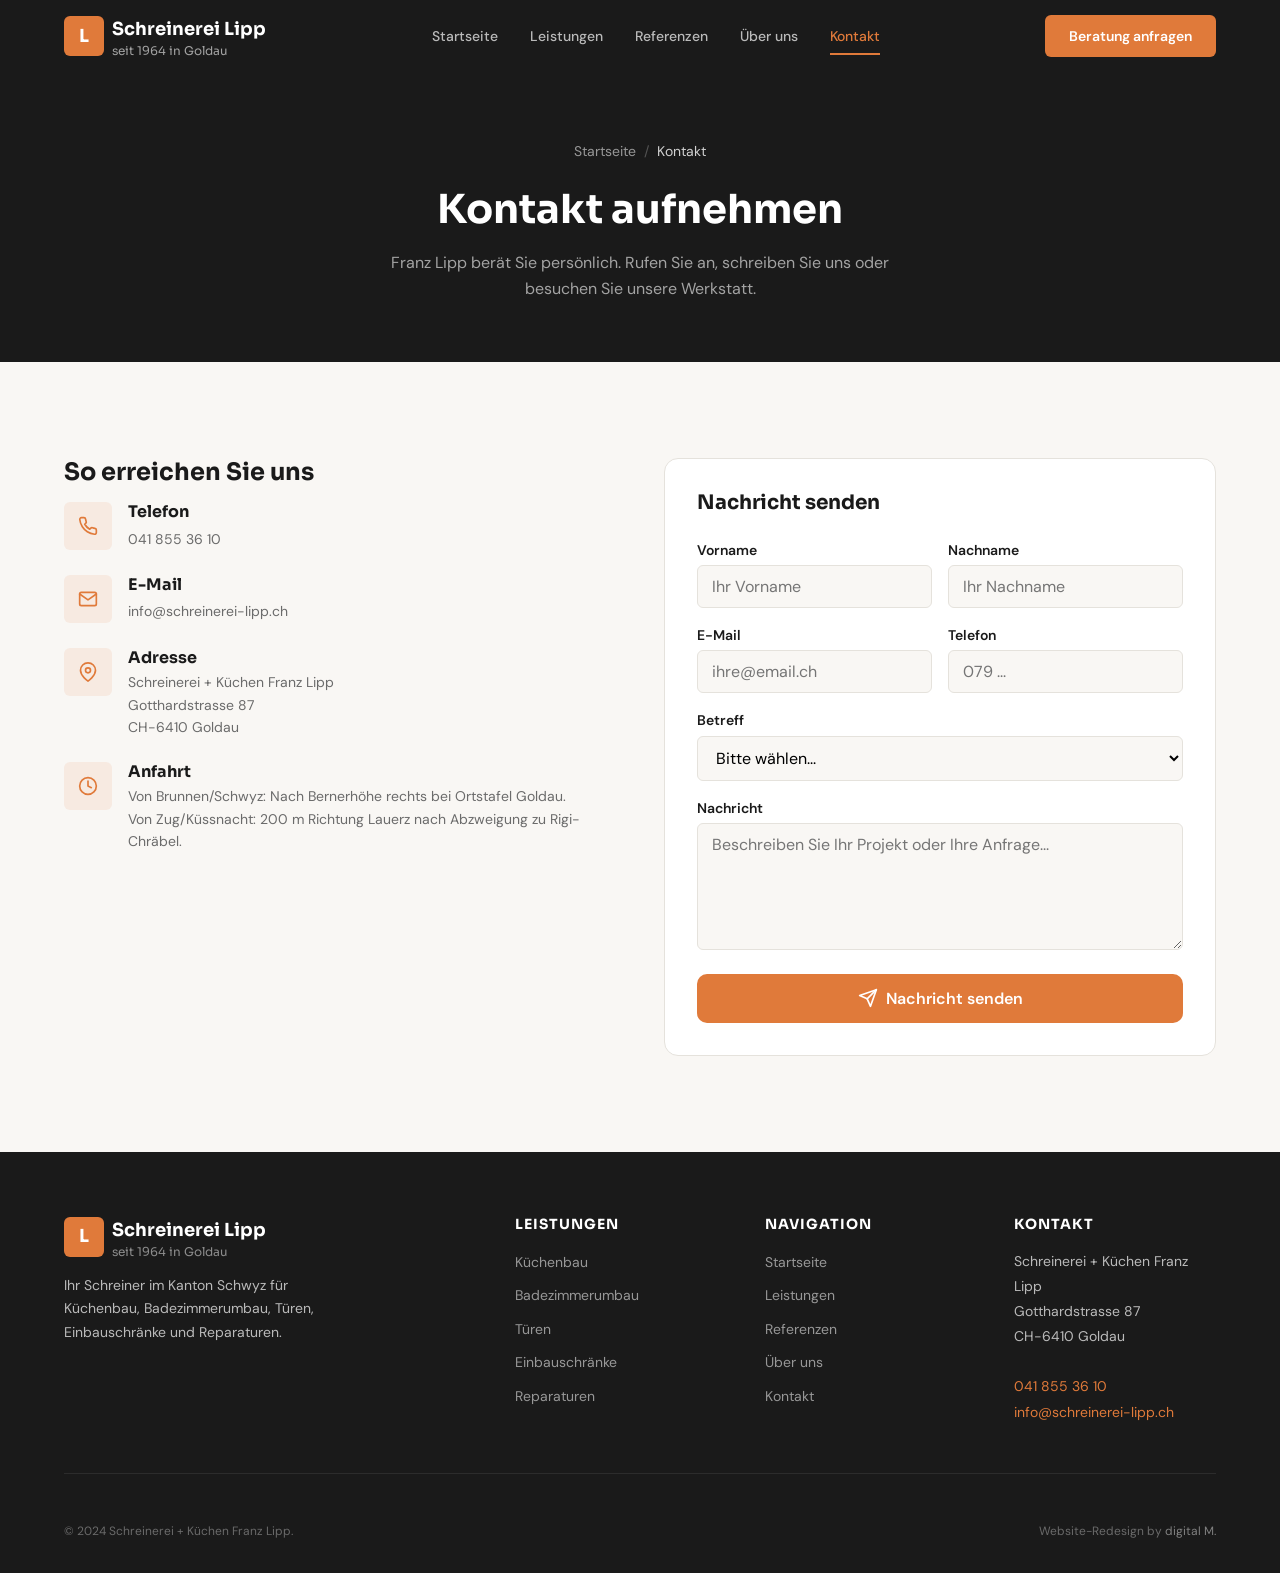
<file: kontakt.html>
<!DOCTYPE html>
<html lang="de-CH">
<head>
  <meta charset="UTF-8">
  <meta name="viewport" content="width=device-width, initial-scale=1.0">
  <title>Kontakt | Schreinerei Lipp Goldau – 041 855 36 10</title>
  <meta name="description" content="Kontaktieren Sie Schreinerei Lipp in Goldau: 041 855 36 10 oder info@schreinerei-lipp.ch. Gotthardstrasse 87, 6410 Goldau. Persönliche Beratung.">
  <meta name="robots" content="index, follow">
  <link rel="canonical" href="https://schreinerei-lipp-redesign.pages.dev/kontakt.html">
  <meta property="og:title" content="Kontakt | Schreinerei Lipp Goldau">
  <meta property="og:description" content="Schreinerei Lipp, Gotthardstrasse 87, 6410 Goldau. 041 855 36 10. Persönliche Beratung durch Franz Lipp.">
  <meta property="og:url" content="https://schreinerei-lipp-redesign.pages.dev/kontakt.html">
  <meta property="og:type" content="website">
  <meta property="og:locale" content="de_CH">
  <link href="https://fonts.googleapis.com/css2?family=Sora:wght@400;600;700&family=DM+Sans:wght@400;500;600;700&display=swap" rel="stylesheet">
  <link rel="stylesheet" href="style.css">
  <link rel="icon" type="image/svg+xml" href="data:image/svg+xml,<svg xmlns='http://www.w3.org/2000/svg' viewBox='0 0 32 32'><rect width='32' height='32' rx='6' fill='%23E07A3A'/><text x='50%25' y='55%25' text-anchor='middle' dominant-baseline='central' font-size='14' font-weight='bold' fill='white'>L</text></svg>">
  <script type="application/ld+json">
  [
    {"@context":"https://schema.org","@type":"BreadcrumbList","itemListElement":[{"@type":"ListItem","position":1,"name":"Startseite","item":"https://schreinerei-lipp-redesign.pages.dev/"},{"@type":"ListItem","position":2,"name":"Kontakt","item":"https://schreinerei-lipp-redesign.pages.dev/kontakt.html"}]},
    {
      "@context": "https://schema.org",
      "@type": "HomeAndConstructionBusiness",
      "name": "Schreinerei + Küchen Franz Lipp",
      "url": "https://schreinerei-lipp-redesign.pages.dev",
      "telephone": "+41418553610",
      "email": "info@schreinerei-lipp.ch",
      "address": {
        "@type": "PostalAddress",
        "streetAddress": "Gotthardstrasse 87",
        "addressLocality": "Goldau",
        "postalCode": "6410",
        "addressRegion": "SZ",
        "addressCountry": "CH"
      },
      "areaServed": ["Goldau", "Arth", "Schwyz", "Brunnen", "Küssnacht", "Steinen", "Lauerz", "Zentralschweiz"],
      "foundingDate": "1964"
    }
  ]
  </script>
</head>
<body>

  <header class="site-header" id="header">
    <div class="container header-inner">
      <a href="index.html" class="logo"><span class="logo-mark">L</span><span><span class="logo-text">Schreinerei Lipp</span><span class="logo-text-sub">seit 1964 in Goldau</span></span></a>
      <nav class="main-nav" aria-label="Hauptnavigation"><ul><li><a href="index.html">Startseite</a></li><li><a href="leistungen.html">Leistungen</a></li><li><a href="referenzen.html">Referenzen</a></li><li><a href="ueber-uns.html">Über uns</a></li><li><a href="kontakt.html" class="active">Kontakt</a></li></ul></nav>
      <span class="header-cta"><a href="kontakt.html" class="btn btn-accent">Beratung anfragen</a></span>
      <button class="mobile-toggle" id="mobileToggle" aria-label="Menü öffnen"><span></span><span></span><span></span></button>
    </div>
  </header>
  <div class="mobile-drawer-overlay" id="drawerOverlay"></div>
  <div class="mobile-drawer" id="mobileDrawer">
    <button class="mobile-drawer-close" id="drawerClose" aria-label="Menü schliessen"><svg width="24" height="24" viewBox="0 0 24 24" fill="none" stroke="currentColor" stroke-width="2" stroke-linecap="round" stroke-linejoin="round"><line x1="18" y1="6" x2="6" y2="18"/><line x1="6" y1="6" x2="18" y2="18"/></svg></button>
    <nav><ul><li><a href="index.html">Startseite</a></li><li><a href="leistungen.html">Leistungen</a></li><li><a href="referenzen.html">Referenzen</a></li><li><a href="ueber-uns.html">Über uns</a></li><li><a href="kontakt.html" class="active">Kontakt</a></li></ul></nav>
    <a href="kontakt.html" class="btn btn-accent">Beratung anfragen</a>
  </div>

  <section class="page-header">
    <div class="container">
      <div class="breadcrumb"><a href="index.html">Startseite</a><span class="sep">/</span><span class="current">Kontakt</span></div>
      <h1>Kontakt aufnehmen</h1>
      <p>Franz Lipp berät Sie persönlich. Rufen Sie an, schreiben Sie uns oder besuchen Sie unsere Werkstatt.</p>
    </div>
  </section>

  <section class="section">
    <div class="container">
      <div class="contact-grid">
        <div class="contact-info">
          <h3>So erreichen Sie uns</h3>
          <div class="contact-item">
            <div class="contact-item-icon">
              <svg width="20" height="20" viewBox="0 0 24 24" fill="none" stroke="#E07A3A" stroke-width="2" stroke-linecap="round" stroke-linejoin="round"><path d="M22 16.92v3a2 2 0 01-2.18 2 19.79 19.79 0 01-8.63-3.07 19.5 19.5 0 01-6-6 19.79 19.79 0 01-3.07-8.67A2 2 0 014.11 2h3a2 2 0 012 1.72c.127.96.361 1.903.7 2.81a2 2 0 01-.45 2.11L8.09 9.91a16 16 0 006 6l1.27-1.27a2 2 0 012.11-.45c.907.339 1.85.573 2.81.7A2 2 0 0122 16.92z"/></svg>
            </div>
            <div class="contact-item-text">
              <h4>Telefon</h4>
              <a href="tel:+41418553610">041 855 36 10</a>
            </div>
          </div>
          <div class="contact-item">
            <div class="contact-item-icon">
              <svg width="20" height="20" viewBox="0 0 24 24" fill="none" stroke="#E07A3A" stroke-width="2" stroke-linecap="round" stroke-linejoin="round"><path d="M4 4h16c1.1 0 2 .9 2 2v12c0 1.1-.9 2-2 2H4c-1.1 0-2-.9-2-2V6c0-1.1.9-2 2-2z"/><polyline points="22,6 12,13 2,6"/></svg>
            </div>
            <div class="contact-item-text">
              <h4>E-Mail</h4>
              <a href="mailto:info@schreinerei-lipp.ch">info@schreinerei-lipp.ch</a>
            </div>
          </div>
          <div class="contact-item">
            <div class="contact-item-icon">
              <svg width="20" height="20" viewBox="0 0 24 24" fill="none" stroke="#E07A3A" stroke-width="2" stroke-linecap="round" stroke-linejoin="round"><path d="M21 10c0 7-9 13-9 13s-9-6-9-13a9 9 0 0118 0z"/><circle cx="12" cy="10" r="3"/></svg>
            </div>
            <div class="contact-item-text">
              <h4>Adresse</h4>
              <p>Schreinerei + Küchen Franz Lipp<br>Gotthardstrasse 87<br>CH-6410 Goldau</p>
            </div>
          </div>
          <div class="contact-item">
            <div class="contact-item-icon">
              <svg width="20" height="20" viewBox="0 0 24 24" fill="none" stroke="#E07A3A" stroke-width="2" stroke-linecap="round" stroke-linejoin="round"><circle cx="12" cy="12" r="10"/><polyline points="12 6 12 12 16 14"/></svg>
            </div>
            <div class="contact-item-text">
              <h4>Anfahrt</h4>
              <p>Von Brunnen/Schwyz: Nach Bernerhöhe rechts bei Ortstafel Goldau.<br>Von Zug/Küssnacht: 200 m Richtung Lauerz nach Abzweigung zu Rigi-Chräbel.</p>
            </div>
          </div>
        </div>
        <div class="contact-form">
          <h3>Nachricht senden</h3>
          <form action="#" method="post">
            <div class="form-row">
              <div class="form-group">
                <label for="vorname">Vorname</label>
                <input type="text" id="vorname" name="vorname" placeholder="Ihr Vorname" required>
              </div>
              <div class="form-group">
                <label for="nachname">Nachname</label>
                <input type="text" id="nachname" name="nachname" placeholder="Ihr Nachname" required>
              </div>
            </div>
            <div class="form-row">
              <div class="form-group">
                <label for="email">E-Mail</label>
                <input type="email" id="email" name="email" placeholder="ihre@email.ch" required>
              </div>
              <div class="form-group">
                <label for="telefon">Telefon</label>
                <input type="tel" id="telefon" name="telefon" placeholder="079 ...">
              </div>
            </div>
            <div class="form-group">
              <label for="betreff">Betreff</label>
              <select id="betreff" name="betreff">
                <option value="">Bitte wählen...</option>
                <option value="küchenbau">Küchenbau</option>
                <option value="badezimmerumbau">Badezimmerumbau</option>
                <option value="türen">Türen</option>
                <option value="einbauschränke">Einbauschränke</option>
                <option value="reparatur">Reparatur / Notfall</option>
                <option value="anderes">Anderes</option>
              </select>
            </div>
            <div class="form-group">
              <label for="nachricht">Nachricht</label>
              <textarea id="nachricht" name="nachricht" rows="5" placeholder="Beschreiben Sie Ihr Projekt oder Ihre Anfrage..."></textarea>
            </div>
            <button type="submit" class="btn btn-accent btn-lg" style="width:100%;justify-content:center;">
              <svg width="20" height="20" viewBox="0 0 24 24" fill="none" stroke="currentColor" stroke-width="2" stroke-linecap="round" stroke-linejoin="round"><line x1="22" y1="2" x2="11" y2="13"/><polygon points="22 2 15 22 11 13 2 9 22 2"/></svg>
              Nachricht senden
            </button>
          </form>
        </div>
      </div>
    </div>
  </section>

  <footer class="site-footer">
    <div class="container">
      <div class="footer-grid">
        <div class="footer-brand"><a href="index.html" class="logo"><span class="logo-mark">L</span><span><span class="logo-text">Schreinerei Lipp</span><span class="logo-text-sub">seit 1964 in Goldau</span></span></a><p>Ihr Schreiner im Kanton Schwyz für Küchenbau, Badezimmerumbau, Türen, Einbauschränke und Reparaturen.</p></div>
        <div class="footer-col"><h4>Leistungen</h4><ul><li><a href="leistungen/kuechenbau.html">Küchenbau</a></li><li><a href="leistungen/badezimmerumbau.html">Badezimmerumbau</a></li><li><a href="leistungen/tueren.html">Türen</a></li><li><a href="leistungen/einbauschraenke.html">Einbauschränke</a></li><li><a href="leistungen/reparaturen.html">Reparaturen</a></li></ul></div>
        <div class="footer-col"><h4>Navigation</h4><ul><li><a href="index.html">Startseite</a></li><li><a href="leistungen.html">Leistungen</a></li><li><a href="referenzen.html">Referenzen</a></li><li><a href="ueber-uns.html">Über uns</a></li><li><a href="kontakt.html">Kontakt</a></li></ul></div>
        <div class="footer-col"><h4>Kontakt</h4><div class="nap-block">Schreinerei + Küchen Franz Lipp<br>Gotthardstrasse 87<br>CH-6410 Goldau<br><br><a href="tel:+41418553610">041 855 36 10</a><br><a href="mailto:info@schreinerei-lipp.ch">info@schreinerei-lipp.ch</a></div></div>
      </div>
      <div class="footer-bottom"><span>&copy; 2024 Schreinerei + Küchen Franz Lipp.</span><span>Website-Redesign by <a href="https://digitalm.ch" target="_blank" rel="noopener">digital M.</a></span></div>
    </div>
  </footer>

  <script>
    const header=document.getElementById('header');window.addEventListener('scroll',()=>{header.classList.toggle('scrolled',window.scrollY>40)});
    const toggle=document.getElementById('mobileToggle'),drawer=document.getElementById('mobileDrawer'),overlay=document.getElementById('drawerOverlay'),close=document.getElementById('drawerClose');
    toggle.addEventListener('click',()=>{drawer.classList.add('open');overlay.classList.add('open')});
    overlay.addEventListener('click',()=>{drawer.classList.remove('open');overlay.classList.remove('open')});
    close.addEventListener('click',()=>{drawer.classList.remove('open');overlay.classList.remove('open')});
  </script>
</body>
</html>
</file>
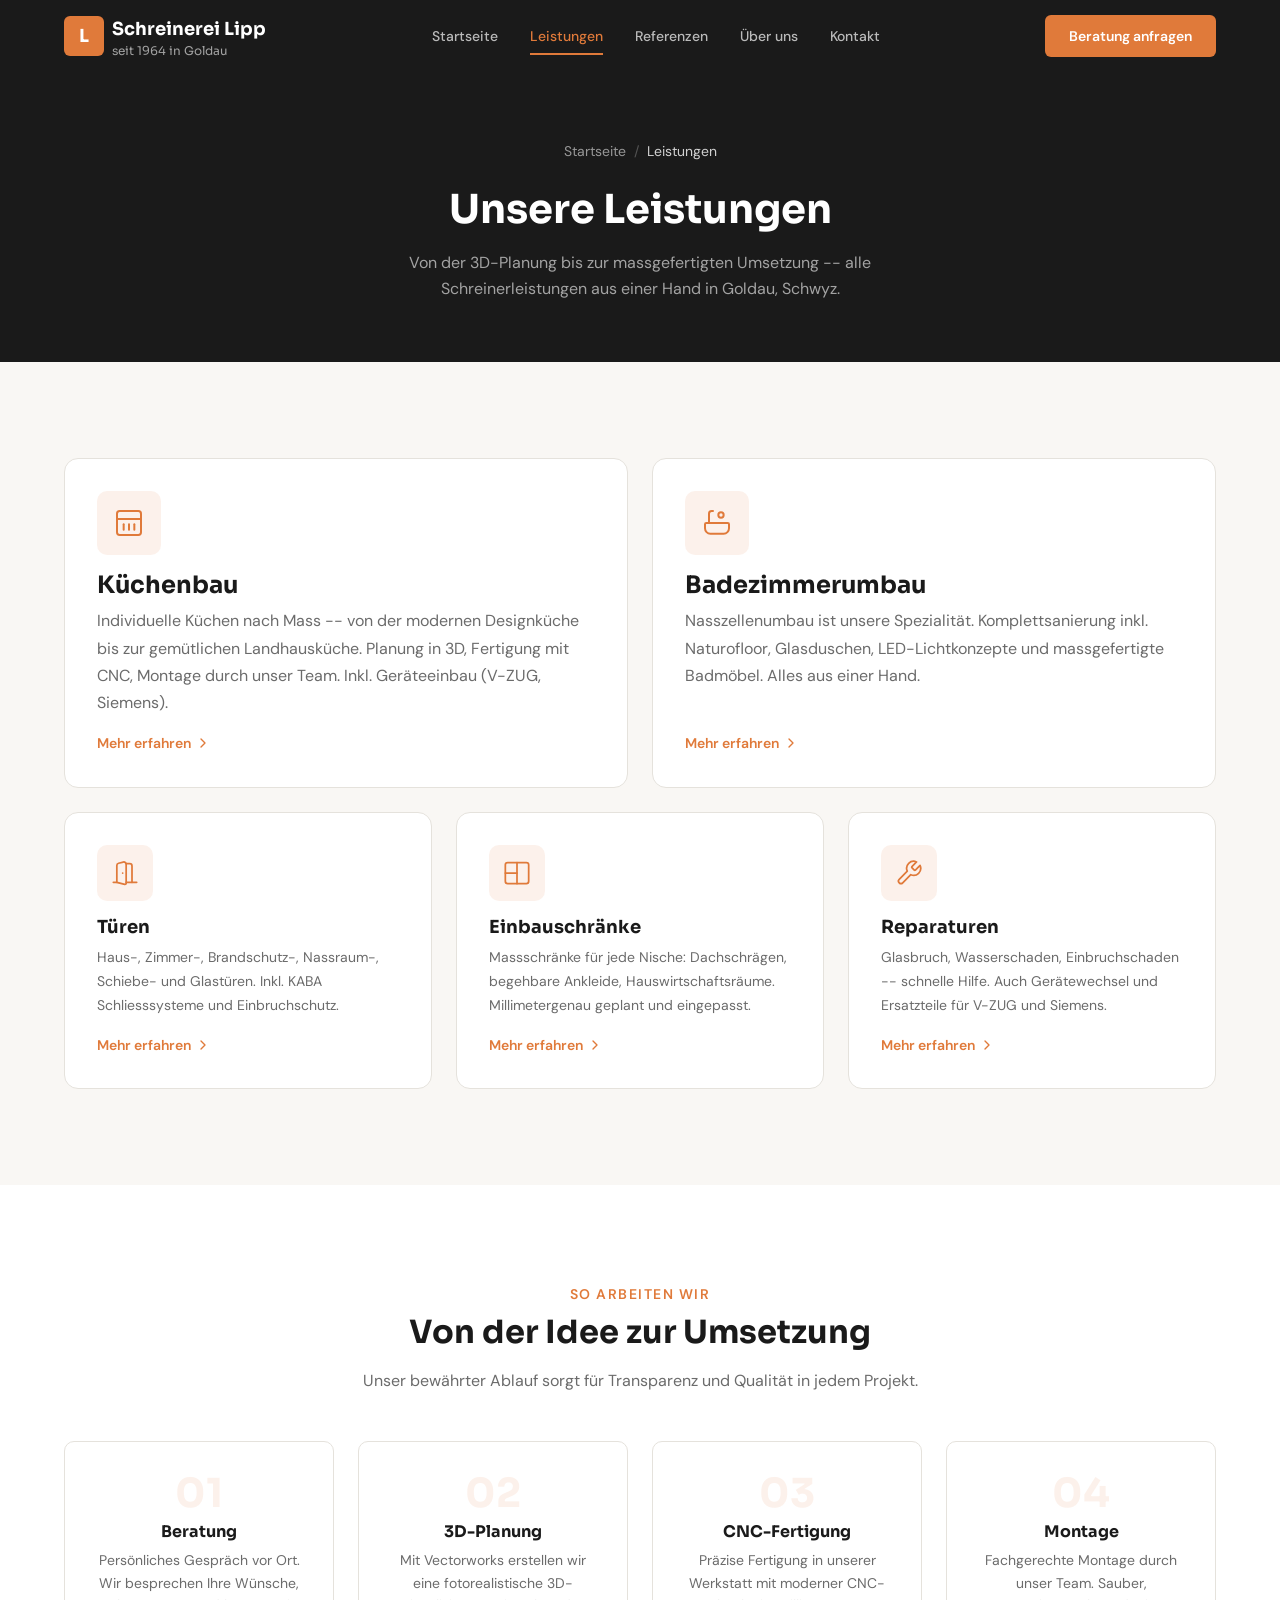
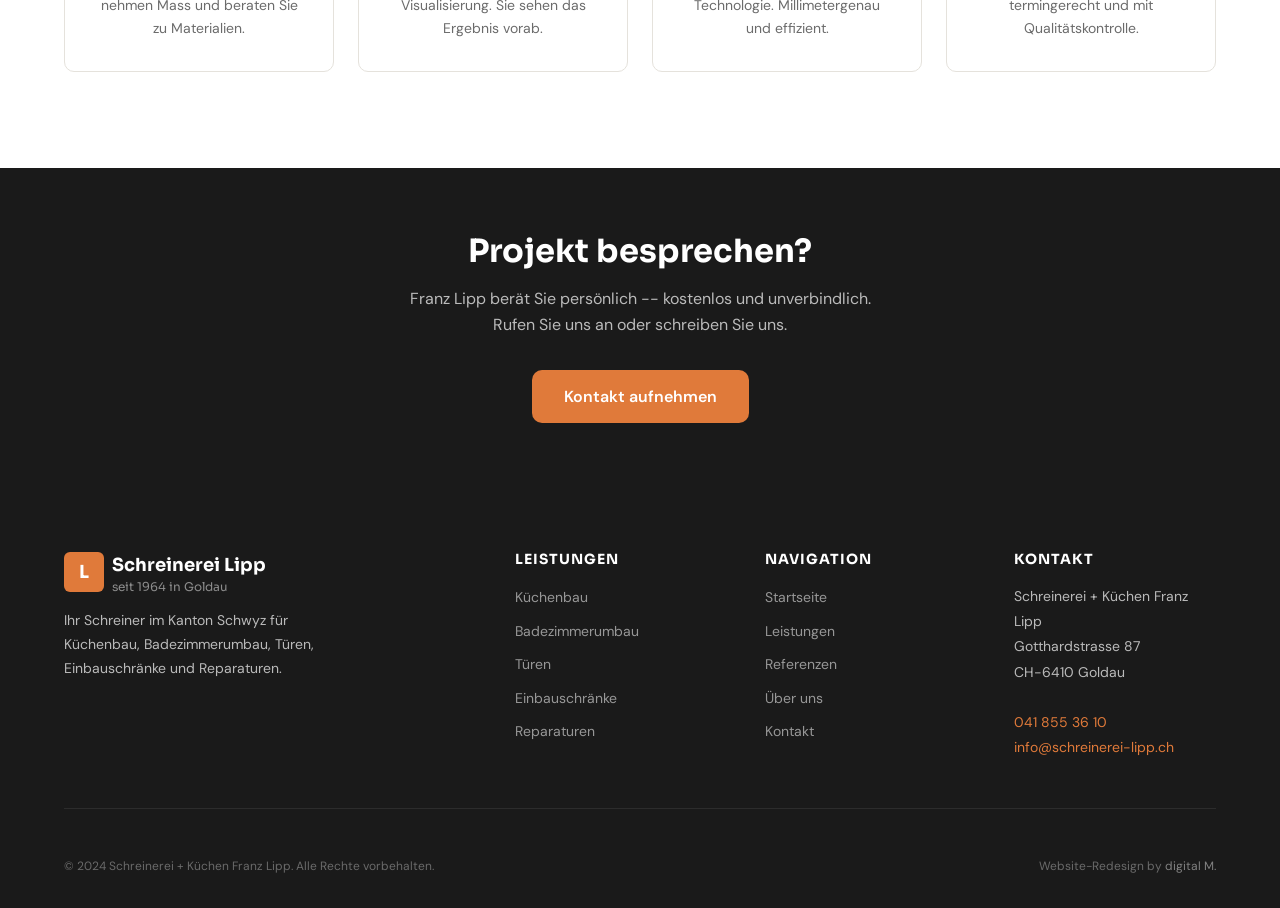
<file: leistungen.html>
<!DOCTYPE html>
<html lang="de-CH">
<head>
  <meta charset="UTF-8">
  <meta name="viewport" content="width=device-width, initial-scale=1.0">
  <title>Leistungen | Schreinerei Lipp Goldau – Küchen, Bad, Türen</title>
  <meta name="description" content="Alle Schreinerleistungen von Franz Lipp in Goldau: Küchenbau, Badezimmerumbau, Türen, Einbauschränke, Reparaturen. 3D-Planung und CNC-Fertigung.">
  <meta name="robots" content="index, follow">
  <link rel="canonical" href="https://schreinerei-lipp-redesign.pages.dev/leistungen.html">
  <meta property="og:title" content="Leistungen | Schreinerei Lipp Goldau">
  <meta property="og:description" content="Küchenbau, Badezimmerumbau, Türen, Einbauschränke und Reparaturen – alles aus einer Hand mit 3D-Planung.">
  <meta property="og:url" content="https://schreinerei-lipp-redesign.pages.dev/leistungen.html">
  <meta property="og:type" content="website">
  <meta property="og:locale" content="de_CH">
  <link href="https://fonts.googleapis.com/css2?family=Sora:wght@400;600;700&family=DM+Sans:wght@400;500;600;700&display=swap" rel="stylesheet">
  <link rel="stylesheet" href="style.css">
  <link rel="icon" type="image/svg+xml" href="data:image/svg+xml,<svg xmlns='http://www.w3.org/2000/svg' viewBox='0 0 32 32'><rect width='32' height='32' rx='6' fill='%23E07A3A'/><text x='50%25' y='55%25' text-anchor='middle' dominant-baseline='central' font-size='14' font-weight='bold' fill='white'>L</text></svg>">
  <script type="application/ld+json">
  {
    "@context": "https://schema.org",
    "@type": "BreadcrumbList",
    "itemListElement": [
      {"@type": "ListItem", "position": 1, "name": "Startseite", "item": "https://schreinerei-lipp-redesign.pages.dev/"},
      {"@type": "ListItem", "position": 2, "name": "Leistungen", "item": "https://schreinerei-lipp-redesign.pages.dev/leistungen.html"}
    ]
  }
  </script>
</head>
<body>

  <!-- HEADER -->
  <header class="site-header" id="header">
    <div class="container header-inner">
      <a href="index.html" class="logo">
        <span class="logo-mark">L</span>
        <span><span class="logo-text">Schreinerei Lipp</span><span class="logo-text-sub">seit 1964 in Goldau</span></span>
      </a>
      <nav class="main-nav" id="mainNav" aria-label="Hauptnavigation">
        <ul>
          <li><a href="index.html">Startseite</a></li>
          <li><a href="leistungen.html" class="active">Leistungen</a></li>
          <li><a href="referenzen.html">Referenzen</a></li>
          <li><a href="ueber-uns.html">Über uns</a></li>
          <li><a href="kontakt.html">Kontakt</a></li>
        </ul>
      </nav>
      <span class="header-cta"><a href="kontakt.html" class="btn btn-accent">Beratung anfragen</a></span>
      <button class="mobile-toggle" id="mobileToggle" aria-label="Menü öffnen"><span></span><span></span><span></span></button>
    </div>
  </header>
  <div class="mobile-drawer-overlay" id="drawerOverlay"></div>
  <div class="mobile-drawer" id="mobileDrawer">
    <button class="mobile-drawer-close" id="drawerClose" aria-label="Menü schliessen"><svg width="24" height="24" viewBox="0 0 24 24" fill="none" stroke="currentColor" stroke-width="2" stroke-linecap="round" stroke-linejoin="round"><line x1="18" y1="6" x2="6" y2="18"/><line x1="6" y1="6" x2="18" y2="18"/></svg></button>
    <nav><ul><li><a href="index.html">Startseite</a></li><li><a href="leistungen.html" class="active">Leistungen</a></li><li><a href="referenzen.html">Referenzen</a></li><li><a href="ueber-uns.html">Über uns</a></li><li><a href="kontakt.html">Kontakt</a></li></ul></nav>
    <a href="kontakt.html" class="btn btn-accent">Beratung anfragen</a>
  </div>

  <!-- PAGE HEADER -->
  <section class="page-header">
    <div class="container">
      <div class="breadcrumb">
        <a href="index.html">Startseite</a><span class="sep">/</span><span class="current">Leistungen</span>
      </div>
      <h1>Unsere Leistungen</h1>
      <p>Von der 3D-Planung bis zur massgefertigten Umsetzung -- alle Schreinerleistungen aus einer Hand in Goldau, Schwyz.</p>
    </div>
  </section>

  <!-- BENTO GRID -->
  <section class="section">
    <div class="container">
      <div class="bento-grid">
        <div class="bento-item bento-large">
          <div>
            <div class="bento-item-icon"><svg width="32" height="32" viewBox="0 0 24 24" fill="none" stroke="#E07A3A" stroke-width="1.5" stroke-linecap="round" stroke-linejoin="round"><path d="M3 9h18v10a2 2 0 01-2 2H5a2 2 0 01-2-2V9z"/><path d="M3 9V5a2 2 0 012-2h14a2 2 0 012 2v4"/><line x1="12" y1="13" x2="12" y2="17"/><line x1="8" y1="13" x2="8" y2="17"/><line x1="16" y1="13" x2="16" y2="17"/></svg></div>
            <h3>Küchenbau</h3>
            <p>Individuelle Küchen nach Mass -- von der modernen Designküche bis zur gemütlichen Landhausküche. Planung in 3D, Fertigung mit CNC, Montage durch unser Team. Inkl. Geräteeinbau (V-ZUG, Siemens).</p>
          </div>
          <a href="leistungen/kuechenbau.html" class="card-link">Mehr erfahren <svg width="16" height="16" viewBox="0 0 24 24" fill="none" stroke="currentColor" stroke-width="2" stroke-linecap="round" stroke-linejoin="round"><polyline points="9 18 15 12 9 6"/></svg></a>
        </div>
        <div class="bento-item bento-large">
          <div>
            <div class="bento-item-icon"><svg width="32" height="32" viewBox="0 0 24 24" fill="none" stroke="#E07A3A" stroke-width="1.5" stroke-linecap="round" stroke-linejoin="round"><path d="M4 12h16a1 1 0 011 1v3a4 4 0 01-4 4H7a4 4 0 01-4-4v-3a1 1 0 011-1z"/><path d="M6 12V5a2 2 0 012-2h1"/><circle cx="15" cy="6" r="2"/></svg></div>
            <h3>Badezimmerumbau</h3>
            <p>Nasszellenumbau ist unsere Spezialität. Komplettsanierung inkl. Naturofloor, Glasduschen, LED-Lichtkonzepte und massgefertigte Badmöbel. Alles aus einer Hand.</p>
          </div>
          <a href="leistungen/badezimmerumbau.html" class="card-link">Mehr erfahren <svg width="16" height="16" viewBox="0 0 24 24" fill="none" stroke="currentColor" stroke-width="2" stroke-linecap="round" stroke-linejoin="round"><polyline points="9 18 15 12 9 6"/></svg></a>
        </div>
        <div class="bento-item bento-small">
          <div>
            <div class="bento-item-icon"><svg width="28" height="28" viewBox="0 0 24 24" fill="none" stroke="#E07A3A" stroke-width="1.5" stroke-linecap="round" stroke-linejoin="round"><path d="M13 4h3a2 2 0 012 2v14"/><path d="M2 20h3"/><path d="M13 20h9"/><path d="M10 12v.01"/><path d="M13 4.562v16.157a1 1 0 01-1.242.97L5 20V5.562a2 2 0 011.515-1.94l4-1A2 2 0 0113 4.561z"/></svg></div>
            <h3>Türen</h3>
            <p>Haus-, Zimmer-, Brandschutz-, Nassraum-, Schiebe- und Glastüren. Inkl. KABA Schliesssysteme und Einbruchschutz.</p>
          </div>
          <a href="leistungen/tueren.html" class="card-link">Mehr erfahren <svg width="16" height="16" viewBox="0 0 24 24" fill="none" stroke="currentColor" stroke-width="2" stroke-linecap="round" stroke-linejoin="round"><polyline points="9 18 15 12 9 6"/></svg></a>
        </div>
        <div class="bento-item bento-small">
          <div>
            <div class="bento-item-icon"><svg width="28" height="28" viewBox="0 0 24 24" fill="none" stroke="#E07A3A" stroke-width="1.5" stroke-linecap="round" stroke-linejoin="round"><rect x="2" y="3" width="20" height="18" rx="2"/><line x1="12" y1="3" x2="12" y2="21"/><line x1="2" y1="12" x2="12" y2="12"/></svg></div>
            <h3>Einbauschränke</h3>
            <p>Massschränke für jede Nische: Dachschrägen, begehbare Ankleide, Hauswirtschaftsräume. Millimetergenau geplant und eingepasst.</p>
          </div>
          <a href="leistungen/einbauschraenke.html" class="card-link">Mehr erfahren <svg width="16" height="16" viewBox="0 0 24 24" fill="none" stroke="currentColor" stroke-width="2" stroke-linecap="round" stroke-linejoin="round"><polyline points="9 18 15 12 9 6"/></svg></a>
        </div>
        <div class="bento-item bento-small">
          <div>
            <div class="bento-item-icon"><svg width="28" height="28" viewBox="0 0 24 24" fill="none" stroke="#E07A3A" stroke-width="1.5" stroke-linecap="round" stroke-linejoin="round"><path d="M14.7 6.3a1 1 0 000 1.4l1.6 1.6a1 1 0 001.4 0l3.77-3.77a6 6 0 01-7.94 7.94l-6.91 6.91a2.12 2.12 0 01-3-3l6.91-6.91a6 6 0 017.94-7.94l-3.76 3.76z"/></svg></div>
            <h3>Reparaturen</h3>
            <p>Glasbruch, Wasserschaden, Einbruchschaden -- schnelle Hilfe. Auch Gerätewechsel und Ersatzteile für V-ZUG und Siemens.</p>
          </div>
          <a href="leistungen/reparaturen.html" class="card-link">Mehr erfahren <svg width="16" height="16" viewBox="0 0 24 24" fill="none" stroke="currentColor" stroke-width="2" stroke-linecap="round" stroke-linejoin="round"><polyline points="9 18 15 12 9 6"/></svg></a>
        </div>
      </div>
    </div>
  </section>

  <!-- PROCESS STEPS -->
  <section class="section section-light">
    <div class="container">
      <div class="section-header">
        <span class="section-label">So arbeiten wir</span>
        <h2>Von der Idee zur Umsetzung</h2>
        <p>Unser bewährter Ablauf sorgt für Transparenz und Qualität in jedem Projekt.</p>
      </div>
      <div class="process-steps">
        <div class="process-step">
          <h3>Beratung</h3>
          <p>Persönliches Gespräch vor Ort. Wir besprechen Ihre Wünsche, nehmen Mass und beraten Sie zu Materialien.</p>
        </div>
        <div class="process-step">
          <h3>3D-Planung</h3>
          <p>Mit Vectorworks erstellen wir eine fotorealistische 3D-Visualisierung. Sie sehen das Ergebnis vorab.</p>
        </div>
        <div class="process-step">
          <h3>CNC-Fertigung</h3>
          <p>Präzise Fertigung in unserer Werkstatt mit moderner CNC-Technologie. Millimetergenau und effizient.</p>
        </div>
        <div class="process-step">
          <h3>Montage</h3>
          <p>Fachgerechte Montage durch unser Team. Sauber, termingerecht und mit Qualitätskontrolle.</p>
        </div>
      </div>
    </div>
  </section>

  <!-- CTA BANNER -->
  <section class="cta-banner">
    <div class="container">
      <h2>Projekt besprechen?</h2>
      <p>Franz Lipp berät Sie persönlich -- kostenlos und unverbindlich. Rufen Sie uns an oder schreiben Sie uns.</p>
      <a href="kontakt.html" class="btn btn-accent btn-lg">Kontakt aufnehmen</a>
    </div>
  </section>

  <!-- FOOTER -->
  <footer class="site-footer">
    <div class="container">
      <div class="footer-grid">
        <div class="footer-brand">
          <a href="index.html" class="logo"><span class="logo-mark">L</span><span><span class="logo-text">Schreinerei Lipp</span><span class="logo-text-sub">seit 1964 in Goldau</span></span></a>
          <p>Ihr Schreiner im Kanton Schwyz für Küchenbau, Badezimmerumbau, Türen, Einbauschränke und Reparaturen.</p>
        </div>
        <div class="footer-col"><h4>Leistungen</h4><ul><li><a href="leistungen/kuechenbau.html">Küchenbau</a></li><li><a href="leistungen/badezimmerumbau.html">Badezimmerumbau</a></li><li><a href="leistungen/tueren.html">Türen</a></li><li><a href="leistungen/einbauschraenke.html">Einbauschränke</a></li><li><a href="leistungen/reparaturen.html">Reparaturen</a></li></ul></div>
        <div class="footer-col"><h4>Navigation</h4><ul><li><a href="index.html">Startseite</a></li><li><a href="leistungen.html">Leistungen</a></li><li><a href="referenzen.html">Referenzen</a></li><li><a href="ueber-uns.html">Über uns</a></li><li><a href="kontakt.html">Kontakt</a></li></ul></div>
        <div class="footer-col"><h4>Kontakt</h4><div class="nap-block">Schreinerei + Küchen Franz Lipp<br>Gotthardstrasse 87<br>CH-6410 Goldau<br><br><a href="tel:+41418553610">041 855 36 10</a><br><a href="mailto:info@schreinerei-lipp.ch">info@schreinerei-lipp.ch</a></div></div>
      </div>
      <div class="footer-bottom">
        <span>&copy; 2024 Schreinerei + Küchen Franz Lipp. Alle Rechte vorbehalten.</span>
        <span>Website-Redesign by <a href="https://digitalm.ch" target="_blank" rel="noopener">digital M.</a></span>
      </div>
    </div>
  </footer>

  <script>
    const header = document.getElementById('header');
    window.addEventListener('scroll', () => { header.classList.toggle('scrolled', window.scrollY > 40); });
    const toggle = document.getElementById('mobileToggle');
    const drawer = document.getElementById('mobileDrawer');
    const overlay = document.getElementById('drawerOverlay');
    const close = document.getElementById('drawerClose');
    toggle.addEventListener('click', () => { drawer.classList.add('open'); overlay.classList.add('open'); });
    overlay.addEventListener('click', () => { drawer.classList.remove('open'); overlay.classList.remove('open'); });
    close.addEventListener('click', () => { drawer.classList.remove('open'); overlay.classList.remove('open'); });
  </script>
</body>
</html>
</file>
<file: style.css>
/* Brand Style Guide – Schreinerei + Küchen Franz Lipp */
:root {
  --color-primary: #3A3A3A;
  --color-primary-dark: #2A2A2A;
  --color-accent: #E07A3A;
  --color-accent-dark: #C4652E;
  --color-accent-light: rgba(224,122,58,0.10);
  --color-bg: #F9F7F4;
  --color-surface: #FFFFFF;
  --color-text: #3A3A3A;
  --color-text-secondary: #6B6B6B;
  --color-border: #E5E2DC;
  --color-warm: #F0ECE6;
  --color-dark: #1A1A1A;

  --font-heading: 'Sora', Arial, sans-serif;
  --font-body: 'DM Sans', Arial, sans-serif;

  --font-size-xs: 0.75rem;
  --font-size-small: 0.875rem;
  --font-size-base: 1rem;
  --font-size-lg: 1.125rem;
  --font-size-xl: 1.25rem;
  --font-size-2xl: 1.5rem;
  --font-size-3xl: 2rem;
  --font-size-4xl: 2.5rem;
  --font-size-5xl: 3.25rem;

  --space-xs: 0.25rem;
  --space-sm: 0.5rem;
  --space-md: 1rem;
  --space-lg: 1.5rem;
  --space-xl: 2rem;
  --space-2xl: 3rem;
  --space-3xl: 4rem;
  --space-4xl: 6rem;

  --radius: 6px;
  --radius-lg: 10px;
  --radius-xl: 14px;
  --shadow: 0 1px 3px rgba(26,26,26,0.06);
  --shadow-lg: 0 8px 30px rgba(26,26,26,0.10);
}

*, *::before, *::after { box-sizing: border-box; margin: 0; padding: 0; }
html { scroll-behavior: smooth; }
body {
  font-family: var(--font-body);
  color: var(--color-text);
  background: var(--color-bg);
  line-height: 1.6;
  -webkit-font-smoothing: antialiased;
}
h1, h2, h3, h4 { font-family: var(--font-heading); line-height: 1.2; color: var(--color-dark); }
a { text-decoration: none; color: inherit; transition: color 0.2s; }
img { max-width: 100%; height: auto; display: block; }
ul { list-style: none; }
.container { max-width: 1200px; margin: 0 auto; padding: 0 var(--space-lg); }

/* === HEADER === */
.site-header {
  position: fixed; top: 0; left: 0; right: 0; z-index: 100;
  background: transparent;
  transition: background 0.3s, box-shadow 0.3s;
}
.site-header.scrolled {
  background: rgba(249,247,244,0.97);
  backdrop-filter: blur(12px);
  box-shadow: var(--shadow);
  border-bottom: 1px solid var(--color-border);
}
.header-inner {
  display: flex; align-items: center; justify-content: space-between;
  height: 72px;
}
.logo { display: flex; align-items: center; gap: var(--space-sm); font-family: var(--font-heading); font-weight: 700; font-size: var(--font-size-lg); }
.logo-mark {
  display: inline-flex; align-items: center; justify-content: center;
  width: 40px; height: 40px; background: var(--color-accent); border-radius: var(--radius);
  color: #fff; font-weight: 700; font-size: 18px; font-family: var(--font-heading);
}
.logo-text { color: var(--color-dark); }
.logo-text-sub { font-size: var(--font-size-xs); font-weight: 400; color: var(--color-text-secondary); display: block; line-height: 1; margin-top: 1px; }
.site-header:not(.scrolled) .logo-text { color: #fff; }
.site-header:not(.scrolled) .logo-text-sub { color: rgba(255,255,255,0.6); }

.main-nav ul { display: flex; gap: var(--space-xl); list-style: none; }
.main-nav a {
  font-size: var(--font-size-small); font-weight: 500; color: var(--color-text-secondary);
  padding: var(--space-sm) 0; position: relative;
}
.site-header:not(.scrolled) .main-nav a { color: rgba(255,255,255,0.7); }
.site-header:not(.scrolled) .main-nav a.active,
.site-header:not(.scrolled) .main-nav a:hover { color: var(--color-accent); }
.site-header.scrolled .main-nav a { color: var(--color-text-secondary); }
.main-nav a.active, .main-nav a:hover { color: var(--color-accent); }
.main-nav a::after {
  content: ''; position: absolute; bottom: -2px; left: 0; width: 0; height: 2px;
  background: var(--color-accent); transition: width 0.3s;
}
.main-nav a:hover::after, .main-nav a.active::after { width: 100%; }

.header-cta { display: inline-flex; }
.site-header:not(.scrolled) .header-cta .btn-accent { background: var(--color-accent); color: #fff; }

/* Buttons */
.btn {
  display: inline-flex; align-items: center; gap: var(--space-sm);
  padding: 10px 24px; border-radius: var(--radius); font-weight: 600;
  font-size: var(--font-size-small); cursor: pointer; border: none;
  transition: all 0.2s; text-decoration: none; font-family: var(--font-body);
}
.btn-accent { background: var(--color-accent); color: #fff; }
.btn-accent:hover { background: var(--color-accent-dark); }
.btn-dark { background: var(--color-dark); color: #fff; }
.btn-dark:hover { background: #333; }
.btn-outline {
  background: transparent; color: var(--color-dark);
  border: 1.5px solid var(--color-border);
}
.btn-outline:hover { border-color: var(--color-accent); color: var(--color-accent); }
.btn-white { background: #fff; color: var(--color-dark); }
.btn-white:hover { background: var(--color-bg); }
.btn-ghost {
  background: transparent; color: var(--color-accent);
  border: 1.5px solid var(--color-accent);
}
.btn-ghost:hover { background: var(--color-accent); color: #fff; }
.btn-lg { padding: 14px 32px; font-size: var(--font-size-base); border-radius: var(--radius-lg); }

/* Mobile Toggle */
.mobile-toggle { display: none; background: none; border: none; cursor: pointer; padding: 8px; }
.mobile-toggle span {
  display: block; width: 24px; height: 2px; background: #fff;
  margin: 5px 0; transition: 0.3s;
}
.site-header.scrolled .mobile-toggle span { background: var(--color-dark); }

/* === HERO SPLIT === */
.hero-split {
  position: relative; min-height: 100vh; display: flex; align-items: center;
  background: var(--color-dark); overflow: hidden;
}
.hero-split .container {
  position: relative; z-index: 2;
  display: grid; grid-template-columns: 1fr 1fr; gap: var(--space-3xl);
  align-items: center; padding-top: 100px; padding-bottom: 60px;
}
.hero-content { position: relative; z-index: 2; }
.hero-badge {
  display: inline-flex; align-items: center; gap: var(--space-sm);
  background: rgba(224,122,58,0.12); border: 1px solid rgba(224,122,58,0.25);
  color: var(--color-accent); padding: 8px 18px;
  border-radius: 100px; font-size: var(--font-size-small); margin-bottom: var(--space-xl);
  font-weight: 600;
}
.hero-title {
  font-family: var(--font-heading); font-size: var(--font-size-5xl);
  font-weight: 700; color: #fff; line-height: 1.08; margin-bottom: var(--space-lg);
}
.hero-title .highlight { color: var(--color-accent); }
.hero-subtitle {
  font-size: var(--font-size-lg); color: rgba(255,255,255,0.6);
  margin-bottom: var(--space-2xl); line-height: 1.7; max-width: 520px;
}
.hero-features {
  display: flex; flex-direction: column; gap: var(--space-md);
  margin-bottom: var(--space-2xl);
}
.hero-feature-item {
  display: flex; align-items: center; gap: var(--space-md);
  color: rgba(255,255,255,0.75); font-size: var(--font-size-small);
}
.hero-feature-icon {
  display: inline-flex; align-items: center; justify-content: center;
  width: 36px; height: 36px; border-radius: 50%;
  background: rgba(224,122,58,0.15); flex-shrink: 0;
}
.hero-buttons { display: flex; gap: var(--space-md); flex-wrap: wrap; }

.hero-visual {
  position: relative; border-radius: var(--radius-xl); overflow: hidden;
  background: linear-gradient(135deg, rgba(224,122,58,0.08), rgba(58,58,58,0.12));
  min-height: 500px;
}
.hero-visual img {
  width: 100%; height: 100%; object-fit: cover; position: absolute; inset: 0;
}
.hero-visual-badge {
  position: absolute; bottom: 24px; left: 24px; z-index: 3;
  background: rgba(26,26,26,0.85); backdrop-filter: blur(12px);
  padding: 14px 20px; border-radius: var(--radius-lg);
  display: flex; align-items: center; gap: var(--space-md);
  border: 1px solid rgba(224,122,58,0.2);
}
.hero-visual-badge-icon {
  width: 44px; height: 44px; border-radius: var(--radius);
  background: var(--color-accent); display: flex; align-items: center; justify-content: center;
}
.hero-visual-badge-text { color: #fff; font-size: var(--font-size-small); }
.hero-visual-badge-text strong { display: block; font-size: var(--font-size-base); }

/* === STATS BAR === */
.stats-bar {
  background: var(--color-surface); border-bottom: 1px solid var(--color-border);
  padding: var(--space-xl) 0;
}
.stats-bar-inner { display: flex; justify-content: space-between; align-items: center; }
.stats-bar-item {
  display: flex; align-items: center; gap: var(--space-md);
  flex: 1; position: relative;
}
.stats-bar-item:not(:last-child)::after {
  content: ''; position: absolute; right: 0; top: 50%; transform: translateY(-50%);
  width: 1px; height: 40px; background: var(--color-border);
}
.stats-bar-accent {
  width: 4px; height: 48px; background: var(--color-accent);
  border-radius: 2px; flex-shrink: 0;
}
.stats-bar-value {
  font-family: var(--font-heading); font-size: var(--font-size-2xl);
  font-weight: 700; color: var(--color-dark); line-height: 1.2;
}
.stats-bar-label {
  font-size: var(--font-size-small); color: var(--color-text-secondary); margin-top: 2px;
}

/* === SECTIONS === */
.section { padding: var(--space-4xl) 0; }
.section-light { background: var(--color-surface); }
.section-warm { background: var(--color-warm); }
.section-dark { background: var(--color-dark); color: #fff; }
.section-header { text-align: center; margin-bottom: var(--space-2xl); }
.section-label {
  display: inline-flex; align-items: center; gap: var(--space-sm);
  font-size: var(--font-size-small); font-weight: 600;
  color: var(--color-accent); text-transform: uppercase; letter-spacing: 1.5px;
  margin-bottom: var(--space-sm);
}
.section-header h2 {
  font-size: var(--font-size-3xl); margin-bottom: var(--space-md); color: var(--color-dark);
}
.section-dark .section-header h2 { color: #fff; }
.section-header p { color: var(--color-text-secondary); max-width: 600px; margin: 0 auto; }
.section-dark .section-header p { color: rgba(255,255,255,0.6); }

/* Page Header */
.page-header {
  background: var(--color-dark); color: #fff;
  padding: 140px 0 60px; text-align: center;
}
.page-header h1 { font-size: var(--font-size-4xl); margin-bottom: var(--space-md); color: #fff; }
.page-header p { color: rgba(255,255,255,0.6); max-width: 560px; margin: 0 auto; }

/* Breadcrumb */
.breadcrumb {
  display: flex; align-items: center; gap: var(--space-sm);
  font-size: var(--font-size-small); color: rgba(255,255,255,0.4);
  margin-bottom: var(--space-lg); justify-content: center;
}
.breadcrumb a { color: rgba(255,255,255,0.55); }
.breadcrumb a:hover { color: var(--color-accent); }
.breadcrumb .sep { color: rgba(255,255,255,0.25); }
.breadcrumb .current { color: rgba(255,255,255,0.8); }

/* === BENTO GRID (5 items: 2 large + 3 small) === */
.bento-grid {
  display: grid;
  grid-template-columns: repeat(6, 1fr);
  grid-auto-rows: minmax(240px, auto);
  gap: var(--space-lg);
}
.bento-item {
  background: var(--color-surface);
  border: 1px solid var(--color-border);
  border-radius: var(--radius-xl);
  padding: var(--space-xl);
  display: flex; flex-direction: column; justify-content: space-between;
  transition: box-shadow 0.3s, transform 0.3s;
  position: relative; overflow: hidden;
}
.bento-item:hover { box-shadow: var(--shadow-lg); transform: translateY(-4px); }
.bento-item.bento-large { grid-column: span 3; min-height: 310px; }
.bento-item.bento-small { grid-column: span 2; min-height: 240px; }
.bento-item-icon {
  display: inline-flex; align-items: center; justify-content: center;
  width: 56px; height: 56px; border-radius: var(--radius-lg);
  background: var(--color-accent-light); margin-bottom: var(--space-md);
}
.bento-large .bento-item-icon { width: 64px; height: 64px; }
.bento-item h3 {
  font-size: var(--font-size-lg); font-family: var(--font-heading);
  color: var(--color-dark); margin-bottom: var(--space-sm); font-weight: 700;
}
.bento-large h3 { font-size: var(--font-size-2xl); }
.bento-item p {
  font-size: var(--font-size-small); color: var(--color-text-secondary);
  line-height: 1.7; flex-grow: 1;
}
.bento-large p { font-size: var(--font-size-base); }
.bento-item .card-link { margin-top: var(--space-md); }
.bento-item-deco {
  position: absolute; bottom: -20px; right: -20px; opacity: 0.04;
}
.bento-item:hover .bento-item-deco { opacity: 0.08; }

/* Card Link */
.card-link {
  display: inline-flex; align-items: center; gap: 4px;
  font-size: var(--font-size-small); font-weight: 600; color: var(--color-accent);
}
.card-link:hover { color: var(--color-accent-dark); }

/* === TEXT + IMAGE MODULE === */
.text-image {
  display: grid; grid-template-columns: 1fr 1fr; gap: var(--space-3xl); align-items: center;
}
.text-image.reversed { direction: rtl; }
.text-image.reversed > * { direction: ltr; }
.text-image-content h2 {
  font-size: var(--font-size-3xl); color: var(--color-dark); margin-bottom: var(--space-md);
}
.text-image-content p {
  color: var(--color-text-secondary); margin-bottom: var(--space-md); line-height: 1.7;
}
.text-image-content .section-label { margin-bottom: var(--space-md); }
.text-image-visual {
  border-radius: var(--radius-xl); min-height: 420px; overflow: hidden;
  background: linear-gradient(135deg, rgba(224,122,58,0.08), rgba(58,58,58,0.04));
  position: relative;
}
.text-image-visual img {
  width: 100%; height: 100%; object-fit: cover; position: absolute; inset: 0;
}

/* Feature list inside text-image */
.feature-checks { display: flex; flex-direction: column; gap: var(--space-sm); margin-bottom: var(--space-xl); }
.feature-check {
  display: flex; align-items: center; gap: var(--space-sm);
  font-size: var(--font-size-small); color: var(--color-text);
}
.feature-check svg { color: var(--color-accent); flex-shrink: 0; }

/* === CTA BANNER === */
.cta-banner-accent {
  background: var(--color-accent); color: #fff;
  padding: var(--space-3xl) var(--space-lg); position: relative; overflow: hidden;
}
.cta-banner-accent .container {
  position: relative; z-index: 2;
  display: flex; align-items: center; justify-content: space-between; gap: var(--space-xl);
}
.cta-banner-accent h2 { font-size: var(--font-size-3xl); color: #fff; margin-bottom: 0; }
.cta-banner-accent p { opacity: 0.85; max-width: 400px; margin: 0; color: #fff; }
.cta-banner-accent .btn-white { flex-shrink: 0; }
.cta-banner-deco {
  position: absolute; top: -60px; right: -60px;
  width: 250px; height: 250px; border-radius: 50%;
  background: rgba(255,255,255,0.08); z-index: 1;
}
.cta-banner-deco-2 {
  position: absolute; bottom: -40px; left: -40px;
  width: 180px; height: 180px; border-radius: 50%;
  background: rgba(255,255,255,0.05); z-index: 1;
}

/* Dark CTA */
.cta-banner {
  background: var(--color-dark); color: #fff;
  text-align: center; padding: var(--space-3xl) var(--space-lg);
}
.cta-banner h2 { font-size: var(--font-size-3xl); margin-bottom: var(--space-md); color: #fff; }
.cta-banner p { opacity: 0.7; max-width: 500px; margin: 0 auto var(--space-xl); }

/* === SERVICE CARDS (subpages) === */
.services-grid { display: grid; grid-template-columns: repeat(auto-fit, minmax(280px, 1fr)); gap: var(--space-lg); }
.service-card {
  background: var(--color-surface); border: 1px solid var(--color-border);
  border-radius: var(--radius-lg); padding: var(--space-xl);
  transition: box-shadow 0.3s, transform 0.3s;
}
.service-card:hover { box-shadow: var(--shadow-lg); transform: translateY(-4px); }
.service-icon {
  display: inline-flex; align-items: center; justify-content: center;
  width: 48px; height: 48px; border-radius: var(--radius);
  background: var(--color-accent-light); margin-bottom: var(--space-md);
}
.service-card h3 {
  font-size: var(--font-size-lg); font-family: var(--font-heading);
  margin-bottom: var(--space-sm); color: var(--color-dark);
}
.service-card p { font-size: var(--font-size-small); color: var(--color-text-secondary); }

/* Feature list */
.feature-list { margin: var(--space-lg) 0; }
.feature-list-item {
  display: flex; gap: var(--space-md); padding: var(--space-lg) 0;
  border-bottom: 1px solid var(--color-border);
}
.feature-list-item:last-child { border-bottom: none; }
.feature-list-icon {
  flex-shrink: 0; width: 48px; height: 48px; border-radius: var(--radius);
  background: var(--color-accent-light); display: flex; align-items: center; justify-content: center;
}
.feature-list-item h3 { font-size: var(--font-size-lg); margin-bottom: var(--space-xs); }
.feature-list-item p { font-size: var(--font-size-small); color: var(--color-text-secondary); line-height: 1.7; }

/* Ref Cards */
.ref-grid { display: grid; grid-template-columns: repeat(auto-fit, minmax(320px, 1fr)); gap: var(--space-lg); }
.ref-card {
  background: var(--color-surface); border: 1px solid var(--color-border);
  border-radius: var(--radius-lg); overflow: hidden;
  transition: box-shadow 0.3s, transform 0.3s;
}
.ref-card:hover { box-shadow: var(--shadow-lg); transform: translateY(-2px); }
.ref-card-img {
  height: 220px;
  background: linear-gradient(135deg, rgba(224,122,58,0.08), rgba(58,58,58,0.04));
  display: flex; align-items: center; justify-content: center;
  overflow: hidden; position: relative;
}
.ref-card-img img {
  width: 100%; height: 100%; object-fit: cover; position: absolute; inset: 0;
}
.ref-card-body { padding: var(--space-lg); }
.ref-card-body h3 {
  font-family: var(--font-heading); font-size: var(--font-size-lg);
  color: var(--color-dark); margin-bottom: var(--space-sm);
}
.ref-card-body p { font-size: var(--font-size-small); color: var(--color-text-secondary); margin-bottom: var(--space-md); }
.ref-tag {
  display: inline-block; background: var(--color-accent-light); color: var(--color-accent-dark);
  font-size: var(--font-size-xs); font-weight: 600; padding: 4px 10px;
  border-radius: 100px; margin-right: var(--space-xs); margin-bottom: var(--space-xs);
}

/* === CONTACT === */
.contact-grid { display: grid; grid-template-columns: 1fr 1fr; gap: var(--space-2xl); }
.contact-info h3 {
  font-family: var(--font-heading); font-size: var(--font-size-2xl);
  color: var(--color-dark); margin-bottom: var(--space-md);
}
.contact-item { display: flex; gap: var(--space-md); margin-bottom: var(--space-lg); }
.contact-item-icon {
  flex-shrink: 0; width: 48px; height: 48px; border-radius: var(--radius);
  background: var(--color-accent-light); display: flex; align-items: center; justify-content: center;
}
.contact-item-text h4 { font-size: var(--font-size-base); margin-bottom: var(--space-xs); }
.contact-item-text p, .contact-item-text a {
  font-size: var(--font-size-small); color: var(--color-text-secondary);
}
.contact-item-text a:hover { color: var(--color-accent); }
.contact-form {
  background: var(--color-surface); border: 1px solid var(--color-border);
  border-radius: var(--radius-xl); padding: var(--space-xl);
}
.contact-form h3 {
  font-family: var(--font-heading); font-size: var(--font-size-xl);
  margin-bottom: var(--space-lg);
}
.form-group { margin-bottom: var(--space-md); }
.form-group label {
  display: block; font-size: var(--font-size-small); font-weight: 600;
  color: var(--color-dark); margin-bottom: var(--space-xs);
}
.form-group input, .form-group select, .form-group textarea {
  width: 100%; padding: 10px 14px; border: 1px solid var(--color-border);
  border-radius: var(--radius); font-family: var(--font-body);
  font-size: var(--font-size-base); background: var(--color-bg);
  transition: border-color 0.2s;
}
.form-group input:focus, .form-group select:focus, .form-group textarea:focus {
  outline: none; border-color: var(--color-accent);
}
.form-row { display: grid; grid-template-columns: 1fr 1fr; gap: var(--space-md); }

/* === ABOUT / VALUES === */
.about-values { display: grid; grid-template-columns: repeat(3, 1fr); gap: var(--space-lg); margin-top: var(--space-xl); }
.value-item {
  text-align: center; padding: var(--space-xl);
  background: var(--color-surface); border: 1px solid var(--color-border);
  border-radius: var(--radius-lg);
}
.value-item h4 {
  font-family: var(--font-heading); margin-top: var(--space-md);
  margin-bottom: var(--space-sm); color: var(--color-dark);
}
.value-item p { font-size: var(--font-size-small); color: var(--color-text-secondary); }
.value-icon {
  display: inline-flex; align-items: center; justify-content: center;
  width: 64px; height: 64px; border-radius: 50%; background: var(--color-accent-light);
}

/* Timeline */
.timeline { max-width: 700px; margin: 0 auto; }
.timeline-item {
  display: flex; gap: var(--space-lg); padding-bottom: var(--space-xl);
  position: relative;
}
.timeline-item::before {
  content: ''; position: absolute; left: 23px; top: 48px; bottom: 0;
  width: 2px; background: var(--color-border);
}
.timeline-item:last-child::before { display: none; }
.timeline-marker {
  flex-shrink: 0; width: 48px; height: 48px; border-radius: 50%;
  background: var(--color-accent-light); border: 2px solid var(--color-accent);
  display: flex; align-items: center; justify-content: center;
  font-family: var(--font-heading); font-weight: 700; font-size: var(--font-size-xs);
  color: var(--color-accent);
}
.timeline-content h3 {
  font-size: var(--font-size-lg); margin-bottom: var(--space-xs);
}
.timeline-content p {
  font-size: var(--font-size-small); color: var(--color-text-secondary); line-height: 1.7;
}

/* Process steps */
.process-steps { display: grid; grid-template-columns: repeat(4, 1fr); gap: var(--space-lg); counter-reset: step; }
.process-step {
  text-align: center; padding: var(--space-xl); position: relative;
  background: var(--color-surface); border: 1px solid var(--color-border);
  border-radius: var(--radius-lg);
}
.process-step::before {
  counter-increment: step; content: counter(step, decimal-leading-zero);
  display: block; font-family: var(--font-heading); font-size: var(--font-size-4xl);
  font-weight: 700; color: var(--color-accent-light); margin-bottom: var(--space-sm);
  line-height: 1;
}
.process-step h3 {
  font-size: var(--font-size-base); margin-bottom: var(--space-sm);
}
.process-step p {
  font-size: var(--font-size-small); color: var(--color-text-secondary);
}

/* FAQ Accordion */
.faq-list { max-width: 800px; margin: 0 auto; }
.faq-item {
  border-bottom: 1px solid var(--color-border);
}
.faq-question {
  display: flex; align-items: center; justify-content: space-between;
  padding: var(--space-lg) 0; cursor: pointer; gap: var(--space-md);
  background: none; border: none; width: 100%; text-align: left;
  font-family: var(--font-heading); font-size: var(--font-size-lg);
  font-weight: 600; color: var(--color-dark);
}
.faq-question:hover { color: var(--color-accent); }
.faq-icon {
  flex-shrink: 0; width: 28px; height: 28px;
  border-radius: 50%; border: 1.5px solid var(--color-border);
  display: flex; align-items: center; justify-content: center;
  transition: transform 0.3s, border-color 0.3s;
}
.faq-item.open .faq-icon { transform: rotate(45deg); border-color: var(--color-accent); }
.faq-answer {
  max-height: 0; overflow: hidden; transition: max-height 0.3s ease;
}
.faq-answer-inner {
  padding-bottom: var(--space-lg);
  font-size: var(--font-size-base); color: var(--color-text-secondary); line-height: 1.7;
}

/* === FOOTER === */
.site-footer {
  background: var(--color-dark); color: rgba(255,255,255,0.7);
  padding: var(--space-3xl) 0 var(--space-xl);
}
.footer-grid {
  display: grid; grid-template-columns: 2fr 1fr 1fr 1fr; gap: var(--space-2xl);
  margin-bottom: var(--space-2xl); padding-bottom: var(--space-2xl);
  border-bottom: 1px solid rgba(255,255,255,0.08);
}
.footer-brand .logo { margin-bottom: var(--space-md); }
.footer-brand .logo-text { color: #fff; }
.footer-brand .logo-text-sub { color: rgba(255,255,255,0.5); }
.footer-brand p { font-size: var(--font-size-small); line-height: 1.7; max-width: 300px; }
.footer-col h4 {
  font-family: var(--font-heading); font-size: var(--font-size-small);
  font-weight: 700; color: #fff; margin-bottom: var(--space-md);
  text-transform: uppercase; letter-spacing: 1px;
}
.footer-col ul { list-style: none; }
.footer-col li { margin-bottom: var(--space-sm); }
.footer-col a {
  font-size: var(--font-size-small); color: rgba(255,255,255,0.55);
}
.footer-col a:hover { color: var(--color-accent); }
.footer-bottom {
  display: flex; align-items: center; justify-content: space-between;
  font-size: var(--font-size-xs); color: rgba(255,255,255,0.35);
}
.footer-bottom a { color: rgba(255,255,255,0.45); }
.footer-bottom a:hover { color: var(--color-accent); }

/* NAP Block (footer and contact) */
.nap-block { font-size: var(--font-size-small); line-height: 1.8; }
.nap-block a { color: var(--color-accent); }
.nap-block a:hover { text-decoration: underline; }

/* Mobile Drawer */
.mobile-drawer {
  display: none; position: fixed; top: 0; right: -100%; width: 300px; height: 100vh;
  background: var(--color-dark); z-index: 200; padding: var(--space-3xl) var(--space-xl);
  transition: right 0.3s ease;
}
.mobile-drawer.open { right: 0; }
.mobile-drawer-overlay {
  display: none; position: fixed; inset: 0; background: rgba(0,0,0,0.5);
  z-index: 199; opacity: 0; transition: opacity 0.3s;
}
.mobile-drawer-overlay.open { opacity: 1; }
.mobile-drawer-close {
  position: absolute; top: 20px; right: 20px; background: none;
  border: none; color: #fff; cursor: pointer;
}
.mobile-drawer nav ul { list-style: none; display: flex; flex-direction: column; gap: var(--space-lg); }
.mobile-drawer nav a {
  font-size: var(--font-size-xl); color: rgba(255,255,255,0.7);
  font-family: var(--font-heading); font-weight: 600;
}
.mobile-drawer nav a:hover, .mobile-drawer nav a.active { color: var(--color-accent); }
.mobile-drawer .btn { margin-top: var(--space-xl); width: 100%; justify-content: center; }

/* === RESPONSIVE === */
@media (max-width: 968px) {
  .hero-split .container { grid-template-columns: 1fr; padding-top: 120px; }
  .hero-visual { min-height: 350px; margin-top: var(--space-xl); }
  .hero-title { font-size: var(--font-size-4xl); }
  .text-image { grid-template-columns: 1fr; }
  .text-image.reversed { direction: ltr; }
  .text-image-visual { min-height: 300px; }
  .bento-grid { grid-template-columns: repeat(2, 1fr); }
  .bento-item.bento-large, .bento-item.bento-small { grid-column: span 1; min-height: 220px; }
  .footer-grid { grid-template-columns: 1fr 1fr; }
  .contact-grid { grid-template-columns: 1fr; }
  .about-values { grid-template-columns: 1fr 1fr; }
  .process-steps { grid-template-columns: 1fr 1fr; }
  .stats-bar-inner { flex-wrap: wrap; gap: var(--space-lg); }
  .stats-bar-item { flex: 0 0 calc(50% - 12px); }
  .stats-bar-item:not(:last-child)::after { display: none; }
  .cta-banner-accent .container { flex-direction: column; text-align: center; }
  .main-nav { display: none; }
  .header-cta { display: none; }
  .mobile-toggle { display: block; }
  .mobile-drawer { display: block; }
  .mobile-drawer-overlay { display: block; }
}
@media (max-width: 768px) {
  :root {
    --font-size-5xl: 2.5rem;
    --font-size-4xl: 2rem;
    --font-size-3xl: 1.75rem;
  }
  .hero-split { min-height: auto; }
  .hero-split .container { padding-top: 100px; padding-bottom: 40px; }
  .page-header { padding: 120px 0 40px; }
  .page-header h1 { font-size: var(--font-size-3xl); }
  .section { padding: var(--space-3xl) 0; }
  .footer-grid { grid-template-columns: 1fr; }
  .about-values { grid-template-columns: 1fr; }
  .ref-grid { grid-template-columns: 1fr; }
  .bento-grid { grid-template-columns: 1fr; }
  .process-steps { grid-template-columns: 1fr; }
  .form-row { grid-template-columns: 1fr; }
}
@media (max-width: 480px) {
  .container { padding: 0 var(--space-md); }
  .hero-buttons { flex-direction: column; }
  .hero-buttons .btn { width: 100%; justify-content: center; }
  .stats-bar-item { flex: 0 0 100%; }
  .footer-bottom { flex-direction: column; gap: var(--space-sm); text-align: center; }
}
</file>
